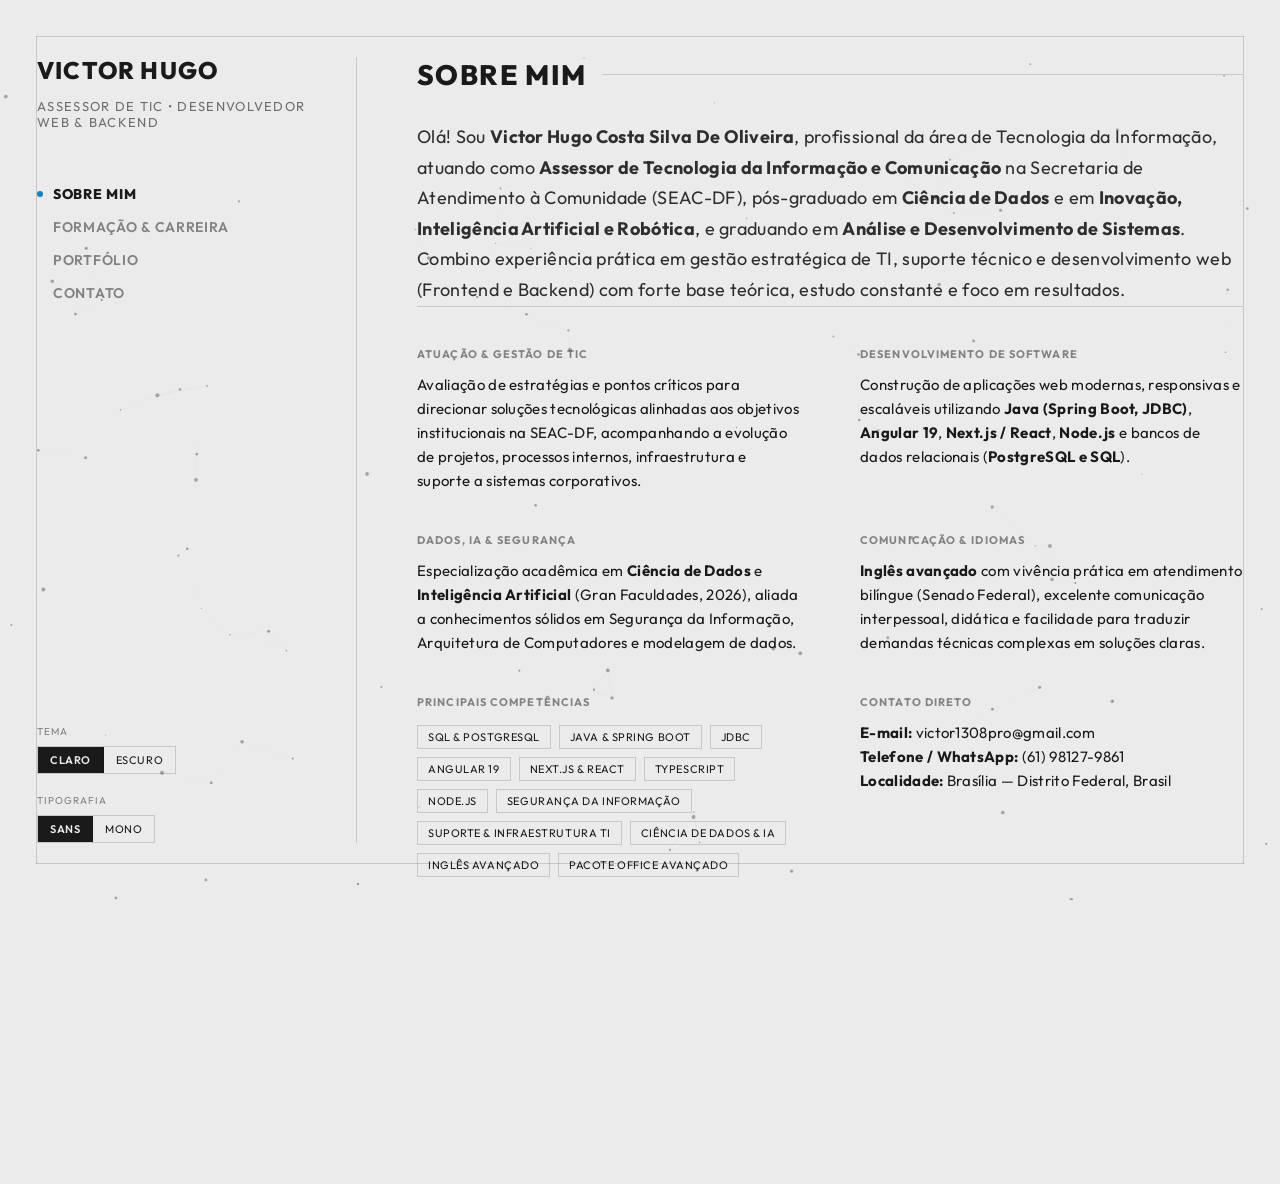
<file: index.html>
<!DOCTYPE html>
<html lang="pt-BR" class="theme-light font-sans">
<head>
  <meta charset="UTF-8">
  <meta name="viewport" content="width=device-width, initial-scale=1.0">
  <title>Victor Hugo Oliveira — Portfólio Profissional & Acadêmico</title>
  <meta name="description" content="Portfólio profissional e acadêmico de Victor Hugo Costa Silva De Oliveira. Assessor de Tecnologia da Informação e Comunicação, Pós-graduado em Ciência de Dados e IA, e Desenvolvedor Web & Backend.">
  <link rel="icon" type="image/svg+xml" href="data:image/svg+xml,%3Csvg xmlns='http://www.w3.org/2000/svg' viewBox='0 0 100 100'%3E%3Crect width='100' height='100' rx='20' fill='%23151515'/%3E%3Ctext x='50' y='68' font-family='Arial,Helvetica,sans-serif' font-size='50' font-weight='800' fill='white' text-anchor='middle'%3EVH%3C/text%3E%3C/svg%3E">
  <meta property="og:type" content="website">
  <meta property="og:locale" content="pt_BR">
  <meta property="og:title" content="Victor Hugo Oliveira — Portfólio Profissional & Acadêmico">
  <meta property="og:description" content="Portfólio profissional e acadêmico de Victor Hugo Costa Silva De Oliveira. Assessor de Tecnologia da Informação e Comunicação, Pós-graduado em Ciência de Dados e IA, e Desenvolvedor Web & Backend.">
  <meta property="og:url" content="https://victor1308code.github.io/portifolio-victor-oliveira/">
  <meta name="twitter:card" content="summary">
  <link rel="preconnect" href="https://fonts.googleapis.com">
  <link rel="preconnect" href="https://fonts.gstatic.com" crossorigin>
  <link href="https://fonts.googleapis.com/css2?family=Outfit:wght@200;400;600;800&family=Space+Mono:ital,wght@0,400;0,700;1,400;1,700&display=swap" rel="stylesheet">
  <link rel="stylesheet" href="css/style.css">
</head>
<body class="theme-light font-sans" data-page="sobre">

  <!-- Fundo animado em Canvas, decorativo (aria-hidden), controlado por js/app.js -->
  <canvas id="canvas-bg" aria-hidden="true"></canvas>

  <!-- Moldura fina de 1px ao redor da página, puramente visual -->
  <div class="site-frame">
    <div class="frame-line frame-top"></div>
    <div class="frame-line frame-right"></div>
    <div class="frame-line frame-bottom"></div>
    <div class="frame-line frame-left"></div>
  </div>

  <div class="app-container">
    <!-- Header/menu injetado pelo js/partials.js, compartilhado entre as 4 páginas -->
    <div id="site-header-placeholder"></div>
    <script src="js/partials.js"></script>

    <main class="main-content">
      <section id="sobre">
        <h2 class="section-title">Sobre Mim</h2>

        <div class="intro-text">
          <p>
            Olá! Sou <strong>Victor Hugo Costa Silva De Oliveira</strong>, profissional da área de Tecnologia da Informação,
            atuando como <strong>Assessor de Tecnologia da Informação e Comunicação</strong> na Secretaria de Atendimento à Comunidade (SEAC-DF),
            pós-graduado em <strong>Ciência de Dados</strong> e em <strong>Inovação, Inteligência Artificial e Robótica</strong>, e graduando em
            <strong>Análise e Desenvolvimento de Sistemas</strong>. Combino experiência prática em gestão estratégica de TI, suporte técnico e
            desenvolvimento web (Frontend e Backend) com forte base teórica, estudo constante e foco em resultados.
          </p>
        </div>

        <div class="info-grid">
          <div class="info-block">
            <h3 class="info-label">Atuação &amp; Gestão de TIC</h3>
            <p class="info-value">
              Avaliação de estratégias e pontos críticos para direcionar soluções tecnológicas alinhadas aos objetivos institucionais na SEAC-DF,
              acompanhando a evolução de projetos, processos internos, infraestrutura e suporte a sistemas corporativos.
            </p>
          </div>

          <div class="info-block">
            <h3 class="info-label">Desenvolvimento de Software</h3>
            <p class="info-value">
              Construção de aplicações web modernas, responsivas e escaláveis utilizando <strong>Java (Spring Boot, JDBC)</strong>,
              <strong>Angular 19</strong>, <strong>Next.js / React</strong>, <strong>Node.js</strong> e bancos de dados relacionais (<strong>PostgreSQL e SQL</strong>).
            </p>
          </div>

          <div class="info-block">
            <h3 class="info-label">Dados, IA &amp; Segurança</h3>
            <p class="info-value">
              Especialização acadêmica em <strong>Ciência de Dados</strong> e <strong>Inteligência Artificial</strong> (Gran Faculdades, 2026),
              aliada a conhecimentos sólidos em Segurança da Informação, Arquitetura de Computadores e modelagem de dados.
            </p>
          </div>

          <div class="info-block">
            <h3 class="info-label">Comunicação &amp; Idiomas</h3>
            <p class="info-value">
              <strong>Inglês avançado</strong> com vivência prática em atendimento bilíngue (Senado Federal), excelente comunicação interpessoal,
              didática e facilidade para traduzir demandas técnicas complexas em soluções claras.
            </p>
          </div>

          <div class="info-block">
            <h3 class="info-label">Principais Competências</h3>
            <div class="tag-container" style="margin-top: 4px;">
              <span class="tag-pill">SQL &amp; PostgreSQL</span>
              <span class="tag-pill">Java &amp; Spring Boot</span>
              <span class="tag-pill">JDBC</span>
              <span class="tag-pill">Angular 19</span>
              <span class="tag-pill">Next.js &amp; React</span>
              <span class="tag-pill">TypeScript</span>
              <span class="tag-pill">Node.js</span>
              <span class="tag-pill">Segurança da Informação</span>
              <span class="tag-pill">Suporte &amp; Infraestrutura TI</span>
              <span class="tag-pill">Ciência de Dados &amp; IA</span>
              <span class="tag-pill">Inglês Avançado</span>
              <span class="tag-pill">Pacote Office Avançado</span>
            </div>
          </div>

          <div class="info-block">
            <h3 class="info-label">Contato Direto</h3>
            <p class="info-value">
              <strong>E-mail:</strong> <a href="mailto:victor1308pro@gmail.com">victor1308pro@gmail.com</a><br>
              <strong>Telefone / WhatsApp:</strong> <a href="https://wa.me/5561981279861" target="_blank" rel="noopener">(61) 98127-9861</a><br>
              <strong>Localidade:</strong> Brasília — Distrito Federal, Brasil
            </p>
          </div>
        </div>

        <div class="action-buttons-row">
          <a href="portfolio.html" class="btn-action">Ver Projetos</a>
          <a href="formacao.html" class="btn-action">Trajetória &amp; Formação</a>
          <a href="https://github.com/victor1308code" target="_blank" rel="noopener" class="btn-action">GitHub</a>
          <a href="https://linkedin.com/in/victoroliveira1308" target="_blank" rel="noopener" class="btn-action">LinkedIn</a>
        </div>
      </section>

      <footer class="site-footer">
        <p>&copy; 2026 Victor Hugo Costa Silva De Oliveira. Todos os direitos reservados.</p>
      </footer>
    </main>
  </div>

  <script src="js/app.js"></script>
</body>
</html>
</file>
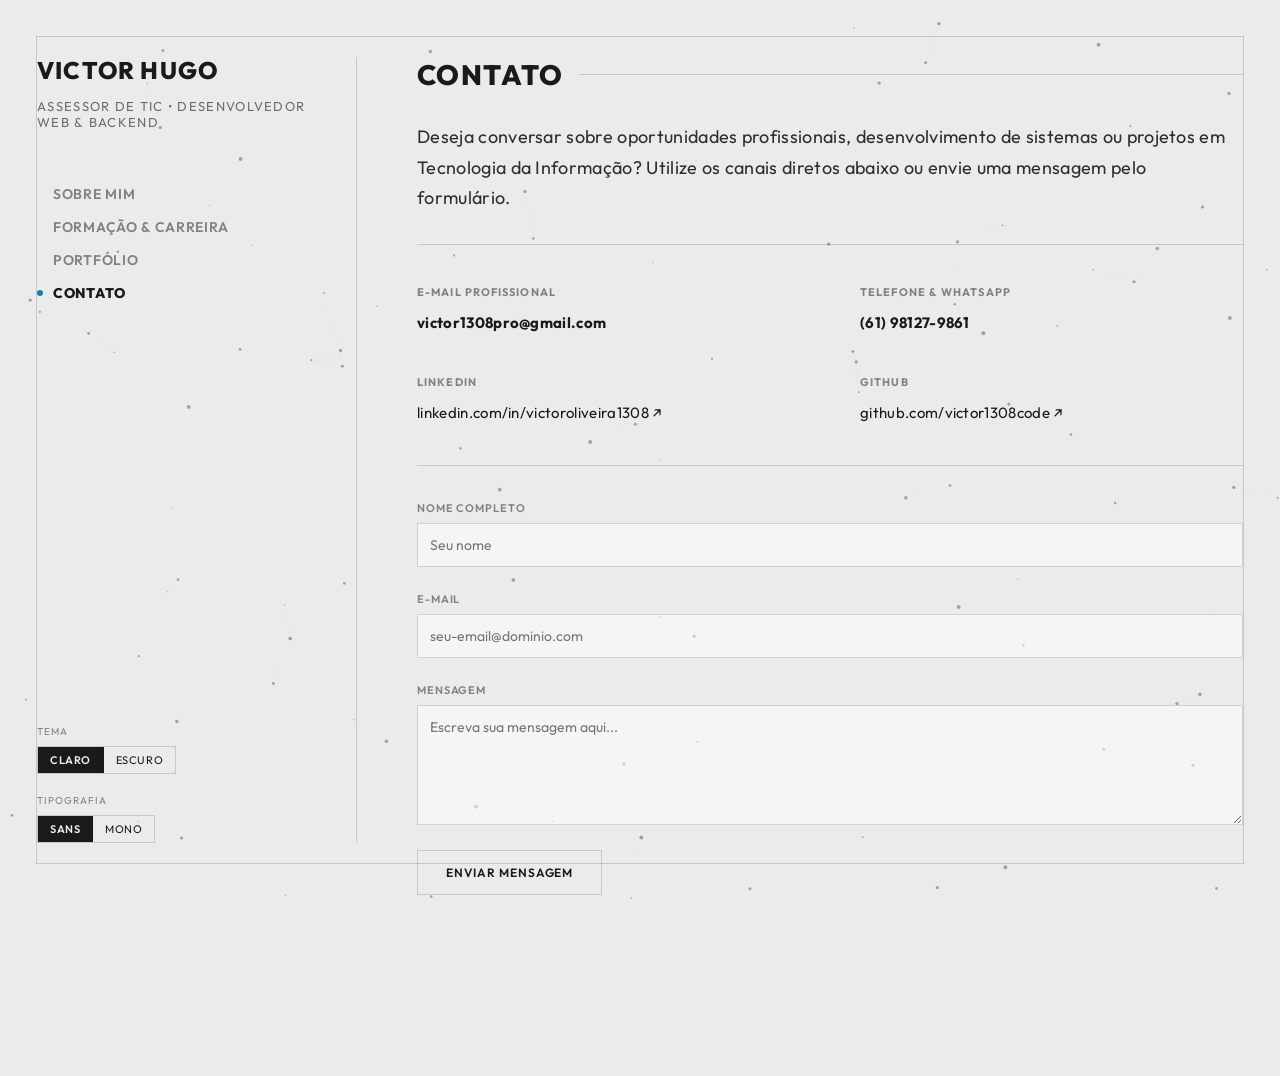
<file: contato.html>
<!DOCTYPE html>
<html lang="pt-BR" class="theme-light font-sans">
<head>
  <meta charset="UTF-8">
  <meta name="viewport" content="width=device-width, initial-scale=1.0">
  <title>Contato — Victor Hugo Oliveira</title>
  <meta name="description" content="Entre em contato com Victor Hugo Costa Silva De Oliveira por e-mail, WhatsApp, LinkedIn ou pelo formulário online.">
  <link rel="icon" type="image/svg+xml" href="data:image/svg+xml,%3Csvg xmlns='http://www.w3.org/2000/svg' viewBox='0 0 100 100'%3E%3Crect width='100' height='100' rx='20' fill='%23151515'/%3E%3Ctext x='50' y='68' font-family='Arial,Helvetica,sans-serif' font-size='50' font-weight='800' fill='white' text-anchor='middle'%3EVH%3C/text%3E%3C/svg%3E">
  <meta property="og:type" content="website">
  <meta property="og:locale" content="pt_BR">
  <meta property="og:title" content="Contato — Victor Hugo Oliveira">
  <meta property="og:description" content="Entre em contato com Victor Hugo Costa Silva De Oliveira por e-mail, WhatsApp, LinkedIn ou pelo formulário online.">
  <meta property="og:url" content="https://victor1308code.github.io/portifolio-victor-oliveira/contato.html">
  <meta name="twitter:card" content="summary">
  <link rel="preconnect" href="https://fonts.googleapis.com">
  <link rel="preconnect" href="https://fonts.gstatic.com" crossorigin>
  <link href="https://fonts.googleapis.com/css2?family=Outfit:wght@200;400;600;800&family=Space+Mono:ital,wght@0,400;0,700;1,400;1,700&display=swap" rel="stylesheet">
  <link rel="stylesheet" href="css/style.css">
</head>
<body class="theme-light font-sans" data-page="contato">

  <!-- Fundo animado em Canvas, decorativo (aria-hidden), controlado por js/app.js -->
  <canvas id="canvas-bg" aria-hidden="true"></canvas>

  <!-- Moldura fina de 1px ao redor da página, puramente visual -->
  <div class="site-frame">
    <div class="frame-line frame-top"></div>
    <div class="frame-line frame-right"></div>
    <div class="frame-line frame-bottom"></div>
    <div class="frame-line frame-left"></div>
  </div>

  <div class="app-container">
    <!-- Header/menu injetado pelo js/partials.js, compartilhado entre as 4 páginas -->
    <div id="site-header-placeholder"></div>
    <script src="js/partials.js"></script>

    <main class="main-content">
      <section id="contato">
        <h2 class="section-title">Contato</h2>

        <div class="intro-text" style="margin-bottom: 30px;">
          <p>
            Deseja conversar sobre oportunidades profissionais, desenvolvimento de sistemas ou projetos em Tecnologia da Informação?
            Utilize os canais diretos abaixo ou envie uma mensagem pelo formulário.
          </p>
        </div>

        <div class="info-grid" style="margin-bottom: 35px;">
          <div class="info-block">
            <h3 class="info-label">E-mail Profissional</h3>
            <p class="info-value">
              <a href="mailto:victor1308pro@gmail.com"><strong>victor1308pro@gmail.com</strong></a>
            </p>
          </div>

          <div class="info-block">
            <h3 class="info-label">Telefone &amp; WhatsApp</h3>
            <p class="info-value">
              <a href="https://wa.me/5561981279861" target="_blank" rel="noopener"><strong>(61) 98127-9861</strong></a>
            </p>
          </div>

          <div class="info-block">
            <h3 class="info-label">LinkedIn</h3>
            <p class="info-value">
              <a href="https://linkedin.com/in/victoroliveira1308" target="_blank" rel="noopener">linkedin.com/in/victoroliveira1308 &nearr;</a>
            </p>
          </div>

          <div class="info-block">
            <h3 class="info-label">GitHub</h3>
            <p class="info-value">
              <a href="https://github.com/victor1308code" target="_blank" rel="noopener">github.com/victor1308code &nearr;</a>
            </p>
          </div>
        </div>

        <!-- novalidate: a validação (nome, e-mail e mensagem) é feita manualmente em js/contato.js -->
        <form id="contact-form" class="contact-form" novalidate style="border-top: none; padding-top: 0;">
          <div class="form-group">
            <label for="name" class="form-label">Nome Completo</label>
            <input type="text" id="name" name="name" class="form-control" placeholder="Seu nome" aria-describedby="name-error">
            <span id="name-error" class="error-message" role="alert">Erro</span>
          </div>

          <div class="form-group">
            <label for="email" class="form-label">E-mail</label>
            <input type="email" id="email" name="email" class="form-control" placeholder="seu-email@dominio.com" aria-describedby="email-error">
            <span id="email-error" class="error-message" role="alert">Erro</span>
          </div>

          <div class="form-group">
            <label for="message" class="form-label">Mensagem</label>
            <textarea id="message" name="message" class="form-control form-textarea" placeholder="Escreva sua mensagem aqui..." aria-describedby="message-error"></textarea>
            <span id="message-error" class="error-message" role="alert">Erro</span>
          </div>

          <button type="submit" class="btn-submit">Enviar Mensagem</button>
        </form>
      </section>

      <footer class="site-footer">
        <p>&copy; 2026 Victor Hugo Costa Silva De Oliveira. Todos os direitos reservados.</p>
      </footer>
    </main>
  </div>

  <!-- Modal de confirmação: fica oculto (opacity/pointer-events) até js/contato.js adicionar a classe is-visible -->
  <div id="success-modal" class="modal-overlay">
    <div class="modal-card">
      <svg class="modal-icon" viewBox="0 0 100 100" fill="none" stroke="currentColor" stroke-width="2.5" aria-hidden="true">
        <circle cx="50" cy="50" r="40" stroke-opacity="0.2"/>
        <path d="M30 50 L45 65 L70 35" stroke-linecap="round" stroke-linejoin="round"/>
      </svg>
      <h3 class="modal-title">Mensagem Preparada</h3>
      <p class="modal-text">
        Sua mensagem foi validada com sucesso! Caso seu cliente de e-mail não tenha aberto automaticamente, você também pode enviar diretamente para <strong>victor1308pro@gmail.com</strong>.
      </p>
      <button id="modal-close-btn" class="modal-close-btn">Fechar</button>
    </div>
  </div>

  <script src="js/app.js"></script>
  <script src="js/contato.js"></script>
</body>
</html>
</file>
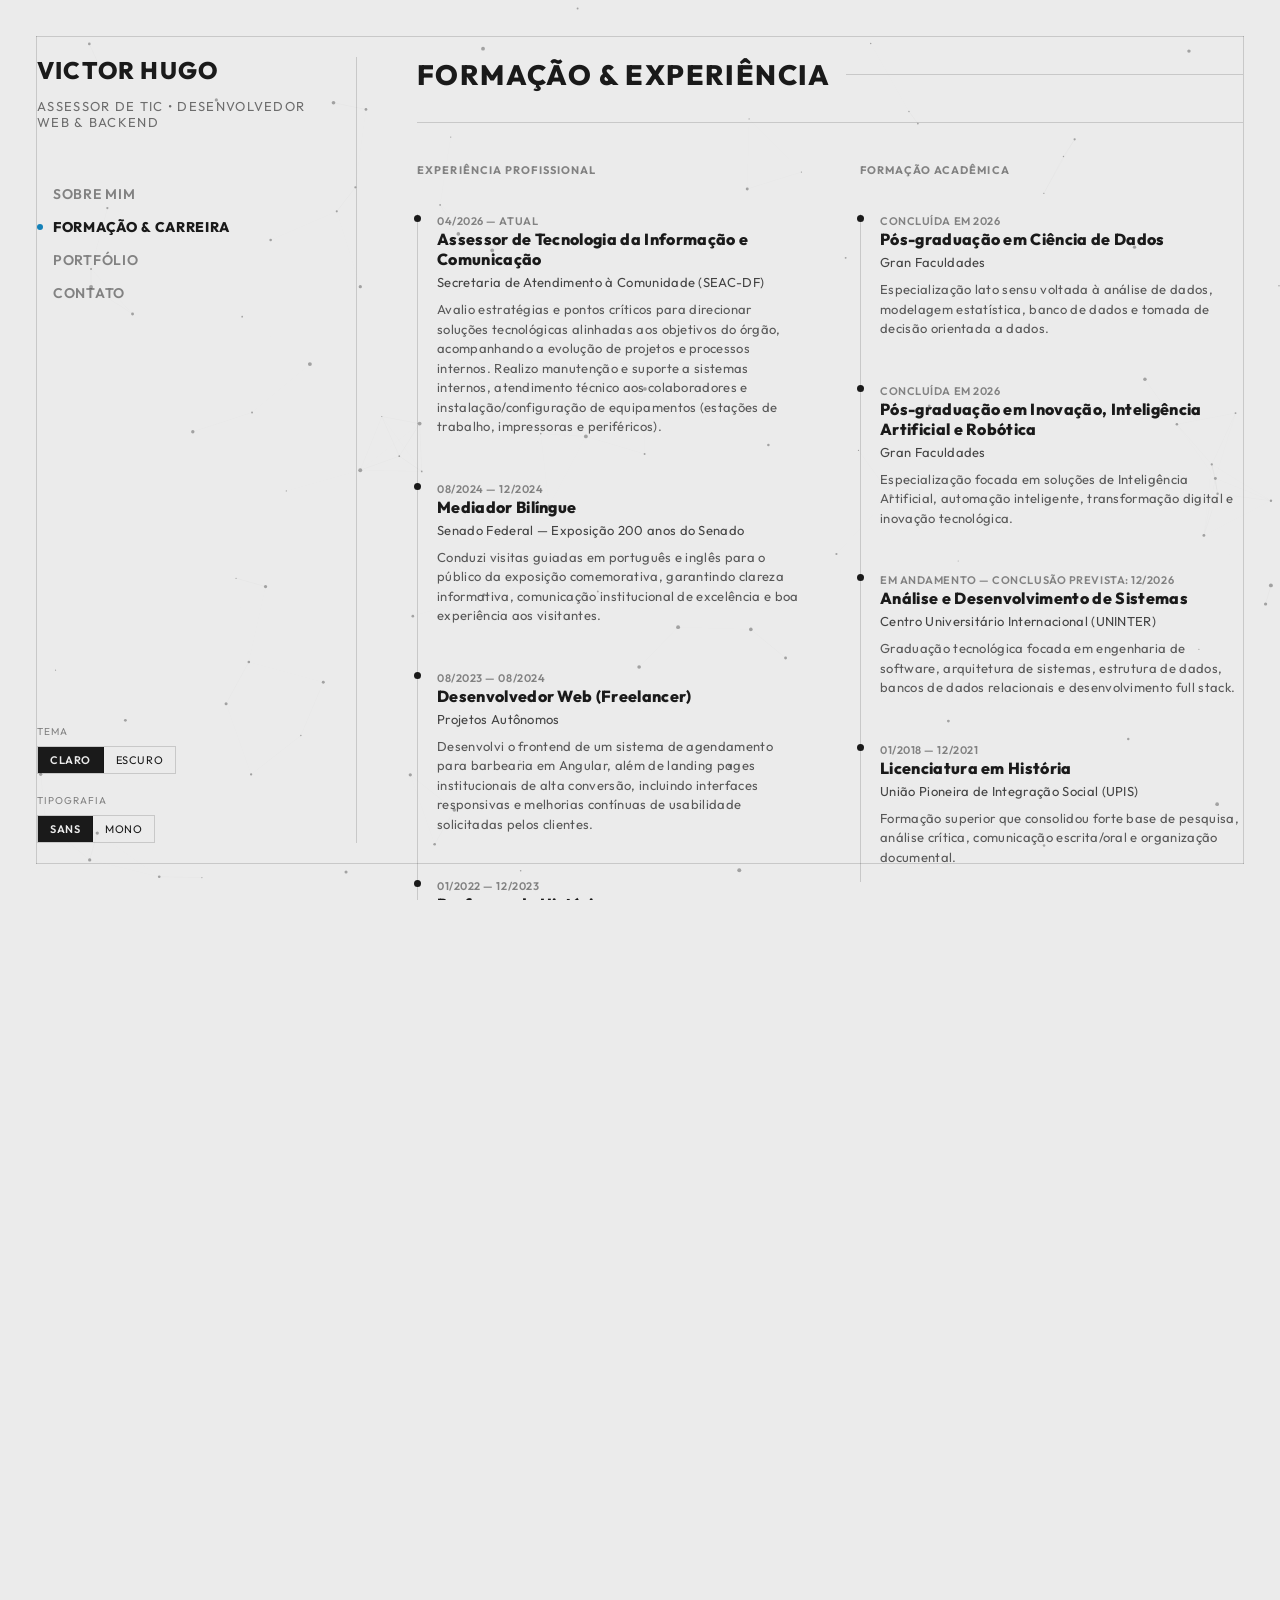
<file: formacao.html>
<!DOCTYPE html>
<html lang="pt-BR" class="theme-light font-sans">
<head>
  <meta charset="UTF-8">
  <meta name="viewport" content="width=device-width, initial-scale=1.0">
  <title>Formação & Carreira — Victor Hugo Oliveira</title>
  <meta name="description" content="Histórico acadêmico, pós-graduações, experiências profissionais, certificações e idiomas de Victor Hugo Costa Silva De Oliveira.">
  <link rel="icon" type="image/svg+xml" href="data:image/svg+xml,%3Csvg xmlns='http://www.w3.org/2000/svg' viewBox='0 0 100 100'%3E%3Crect width='100' height='100' rx='20' fill='%23151515'/%3E%3Ctext x='50' y='68' font-family='Arial,Helvetica,sans-serif' font-size='50' font-weight='800' fill='white' text-anchor='middle'%3EVH%3C/text%3E%3C/svg%3E">
  <meta property="og:type" content="website">
  <meta property="og:locale" content="pt_BR">
  <meta property="og:title" content="Formação & Carreira — Victor Hugo Oliveira">
  <meta property="og:description" content="Histórico acadêmico, pós-graduações, experiências profissionais, certificações e idiomas de Victor Hugo Costa Silva De Oliveira.">
  <meta property="og:url" content="https://victor1308code.github.io/portifolio-victor-oliveira/formacao.html">
  <meta name="twitter:card" content="summary">
  <link rel="preconnect" href="https://fonts.googleapis.com">
  <link rel="preconnect" href="https://fonts.gstatic.com" crossorigin>
  <link href="https://fonts.googleapis.com/css2?family=Outfit:wght@200;400;600;800&family=Space+Mono:ital,wght@0,400;0,700;1,400;1,700&display=swap" rel="stylesheet">
  <link rel="stylesheet" href="css/style.css">
</head>
<body class="theme-light font-sans" data-page="formacao">

  <!-- Fundo animado em Canvas, decorativo (aria-hidden), controlado por js/app.js -->
  <canvas id="canvas-bg" aria-hidden="true"></canvas>

  <!-- Moldura fina de 1px ao redor da página, puramente visual -->
  <div class="site-frame">
    <div class="frame-line frame-top"></div>
    <div class="frame-line frame-right"></div>
    <div class="frame-line frame-bottom"></div>
    <div class="frame-line frame-left"></div>
  </div>

  <div class="app-container">
    <!-- Header/menu injetado pelo js/partials.js, compartilhado entre as 4 páginas -->
    <div id="site-header-placeholder"></div>
    <script src="js/partials.js"></script>

    <main class="main-content">
      <section id="formacao">
        <h2 class="section-title">Formação &amp; Experiência</h2>

        <div class="info-grid">
          <!-- Coluna esquerda: experiência profissional em ordem cronológica decrescente -->
          <div class="info-block">
            <h3 class="info-label" style="margin-bottom: 20px;">Experiência Profissional</h3>

            <div class="timeline">
              <div class="timeline-item">
                <span class="timeline-marker"></span>
                <span class="timeline-date">04/2026 &mdash; Atual</span>
                <h4 class="timeline-title">Assessor de Tecnologia da Informação e Comunicação</h4>
                <p class="timeline-institution">Secretaria de Atendimento à Comunidade (SEAC-DF)</p>
                <p class="timeline-desc">
                  Avalio estratégias e pontos críticos para direcionar soluções tecnológicas alinhadas aos objetivos do órgão,
                  acompanhando a evolução de projetos e processos internos. Realizo manutenção e suporte a sistemas internos,
                  atendimento técnico aos colaboradores e instalação/configuração de equipamentos (estações de trabalho, impressoras e periféricos).
                </p>
              </div>

              <div class="timeline-item">
                <span class="timeline-marker"></span>
                <span class="timeline-date">08/2024 &mdash; 12/2024</span>
                <h4 class="timeline-title">Mediador Bilíngue</h4>
                <p class="timeline-institution">Senado Federal &mdash; Exposição 200 anos do Senado</p>
                <p class="timeline-desc">
                  Conduzi visitas guiadas em português e inglês para o público da exposição comemorativa,
                  garantindo clareza informativa, comunicação institucional de excelência e boa experiência aos visitantes.
                </p>
              </div>

              <div class="timeline-item">
                <span class="timeline-marker"></span>
                <span class="timeline-date">08/2023 &mdash; 08/2024</span>
                <h4 class="timeline-title">Desenvolvedor Web (Freelancer)</h4>
                <p class="timeline-institution">Projetos Autônomos</p>
                <p class="timeline-desc">
                  Desenvolvi o frontend de um sistema de agendamento para barbearia em Angular, além de landing pages institucionais
                  de alta conversão, incluindo interfaces responsivas e melhorias contínuas de usabilidade solicitadas pelos clientes.
                </p>
              </div>

              <div class="timeline-item">
                <span class="timeline-marker"></span>
                <span class="timeline-date">01/2022 &mdash; 12/2023</span>
                <h4 class="timeline-title">Professor de História</h4>
                <p class="timeline-institution">Secretaria de Estado de Educação do Distrito Federal (SEEDF)</p>
                <p class="timeline-desc">
                  Planejei e ministrei aulas dinâmicas com recursos gamificados e debates para aumentar o engajamento e o pensamento crítico.
                  Elaborei materiais didáticos estruturados e planos de recuperação orientados a resultados.
                </p>
              </div>

              <div class="timeline-item">
                <span class="timeline-marker"></span>
                <span class="timeline-date">09/2019 &mdash; 09/2021</span>
                <h4 class="timeline-title">Estagiário Administrativo</h4>
                <p class="timeline-institution">Conselho Federal de Contabilidade (CFC)</p>
                <p class="timeline-desc">
                  Prestei suporte administrativo e técnico, organizando e digitalizando documentos e mantendo o acervo e arquivo histórico da instituição.
                </p>
              </div>

              <div class="timeline-item">
                <span class="timeline-marker"></span>
                <span class="timeline-date">09/2015 &mdash; 09/2017</span>
                <h4 class="timeline-title">Estagiário Administrativo e de Informática</h4>
                <p class="timeline-institution">Tribunal de Justiça do Distrito Federal e Territórios (TJDFT)</p>
                <p class="timeline-desc">
                  Atuei nas áreas administrativa e de informática, dando suporte à manutenção e preservação de documentos, sistemas e processos, além de atendimento ao público.
                </p>
              </div>
            </div>
          </div>

          <!-- Coluna direita: formação acadêmica, certificações e idiomas -->
          <div class="info-block">
            <h3 class="info-label" style="margin-bottom: 20px;">Formação Acadêmica</h3>

            <div class="timeline" style="margin-bottom: 35px;">
              <div class="timeline-item">
                <span class="timeline-marker"></span>
                <span class="timeline-date">Concluída em 2026</span>
                <h4 class="timeline-title">Pós-graduação em Ciência de Dados</h4>
                <p class="timeline-institution">Gran Faculdades</p>
                <p class="timeline-desc">
                  Especialização lato sensu voltada à análise de dados, modelagem estatística, banco de dados e tomada de decisão orientada a dados.
                </p>
              </div>

              <div class="timeline-item">
                <span class="timeline-marker"></span>
                <span class="timeline-date">Concluída em 2026</span>
                <h4 class="timeline-title">Pós-graduação em Inovação, Inteligência Artificial e Robótica</h4>
                <p class="timeline-institution">Gran Faculdades</p>
                <p class="timeline-desc">
                  Especialização focada em soluções de Inteligência Artificial, automação inteligente, transformação digital e inovação tecnológica.
                </p>
              </div>

              <div class="timeline-item">
                <span class="timeline-marker"></span>
                <span class="timeline-date">Em andamento &mdash; Conclusão prevista: 12/2026</span>
                <h4 class="timeline-title">Análise e Desenvolvimento de Sistemas</h4>
                <p class="timeline-institution">Centro Universitário Internacional (UNINTER)</p>
                <p class="timeline-desc">
                  Graduação tecnológica focada em engenharia de software, arquitetura de sistemas, estrutura de dados, bancos de dados relacionais e desenvolvimento full stack.
                </p>
              </div>

              <div class="timeline-item">
                <span class="timeline-marker"></span>
                <span class="timeline-date">01/2018 &mdash; 12/2021</span>
                <h4 class="timeline-title">Licenciatura em História</h4>
                <p class="timeline-institution">União Pioneira de Integração Social (UPIS)</p>
                <p class="timeline-desc">
                  Formação superior que consolidou forte base de pesquisa, análise crítica, comunicação escrita/oral e organização documental.
                </p>
              </div>
            </div>

            <h3 class="info-label" style="margin-bottom: 20px;">Certificações &amp; Qualificações</h3>
            <ul class="course-list" style="margin-bottom: 35px;">
              <li class="course-item">
                <div class="course-info">
                  <span class="course-title">SQL com PostgreSQL</span>
                  <span class="course-platform">Alura</span>
                </div>
                <span class="course-hours">Banco de Dados</span>
              </li>
              <li class="course-item">
                <div class="course-info">
                  <span class="course-title">Angular 19</span>
                  <span class="course-platform">Alura</span>
                </div>
                <span class="course-hours">Frontend</span>
              </li>
              <li class="course-item">
                <div class="course-info">
                  <span class="course-title">Java e JDBC: trabalhando com um banco de dados</span>
                  <span class="course-platform">Alura</span>
                </div>
                <span class="course-hours">Backend</span>
              </li>
              <li class="course-item">
                <div class="course-info">
                  <span class="course-title">Java: aplicando a Orientação a Objetos</span>
                  <span class="course-platform">Alura</span>
                </div>
                <span class="course-hours">Backend</span>
              </li>
              <li class="course-item">
                <div class="course-info">
                  <span class="course-title">Arquitetura de computadores: por trás de como seu programa funciona</span>
                  <span class="course-platform">Alura</span>
                </div>
                <span class="course-hours">Fundamentos TI</span>
              </li>
              <li class="course-item">
                <div class="course-info">
                  <span class="course-title">The Complete Web Development Bootcamp</span>
                  <span class="course-platform">Udemy</span>
                </div>
                <span class="course-hours">Full Stack</span>
              </li>
              <li class="course-item">
                <div class="course-info">
                  <span class="course-title">Segurança em Tecnologia da Informação</span>
                  <span class="course-platform">Fundação Bradesco</span>
                </div>
                <span class="course-hours">Segurança</span>
              </li>
              <li class="course-item">
                <div class="course-info">
                  <span class="course-title">Pacote Office Avançado &amp; Comunicação Eficaz</span>
                  <span class="course-platform">Fundação Bradesco</span>
                </div>
                <span class="course-hours">Produtividade</span>
              </li>
              <li class="course-item">
                <div class="course-info">
                  <span class="course-title">Inglês Avançado</span>
                  <span class="course-platform">Cooplem Idiomas</span>
                </div>
                <span class="course-hours">Idiomas</span>
              </li>
            </ul>

            <h3 class="info-label" style="margin-bottom: 20px;">Idiomas</h3>
            <div class="tag-container">
              <span class="tag-pill">Português (Nativo)</span>
              <span class="tag-pill">Inglês (Avançado — Cooplem Idiomas / Atuação Bilíngue)</span>
            </div>
          </div>
        </div>
      </section>

      <footer class="site-footer">
        <p>&copy; 2026 Victor Hugo Costa Silva De Oliveira. Todos os direitos reservados.</p>
      </footer>
    </main>
  </div>

  <script src="js/app.js"></script>
</body>
</html>
</file>
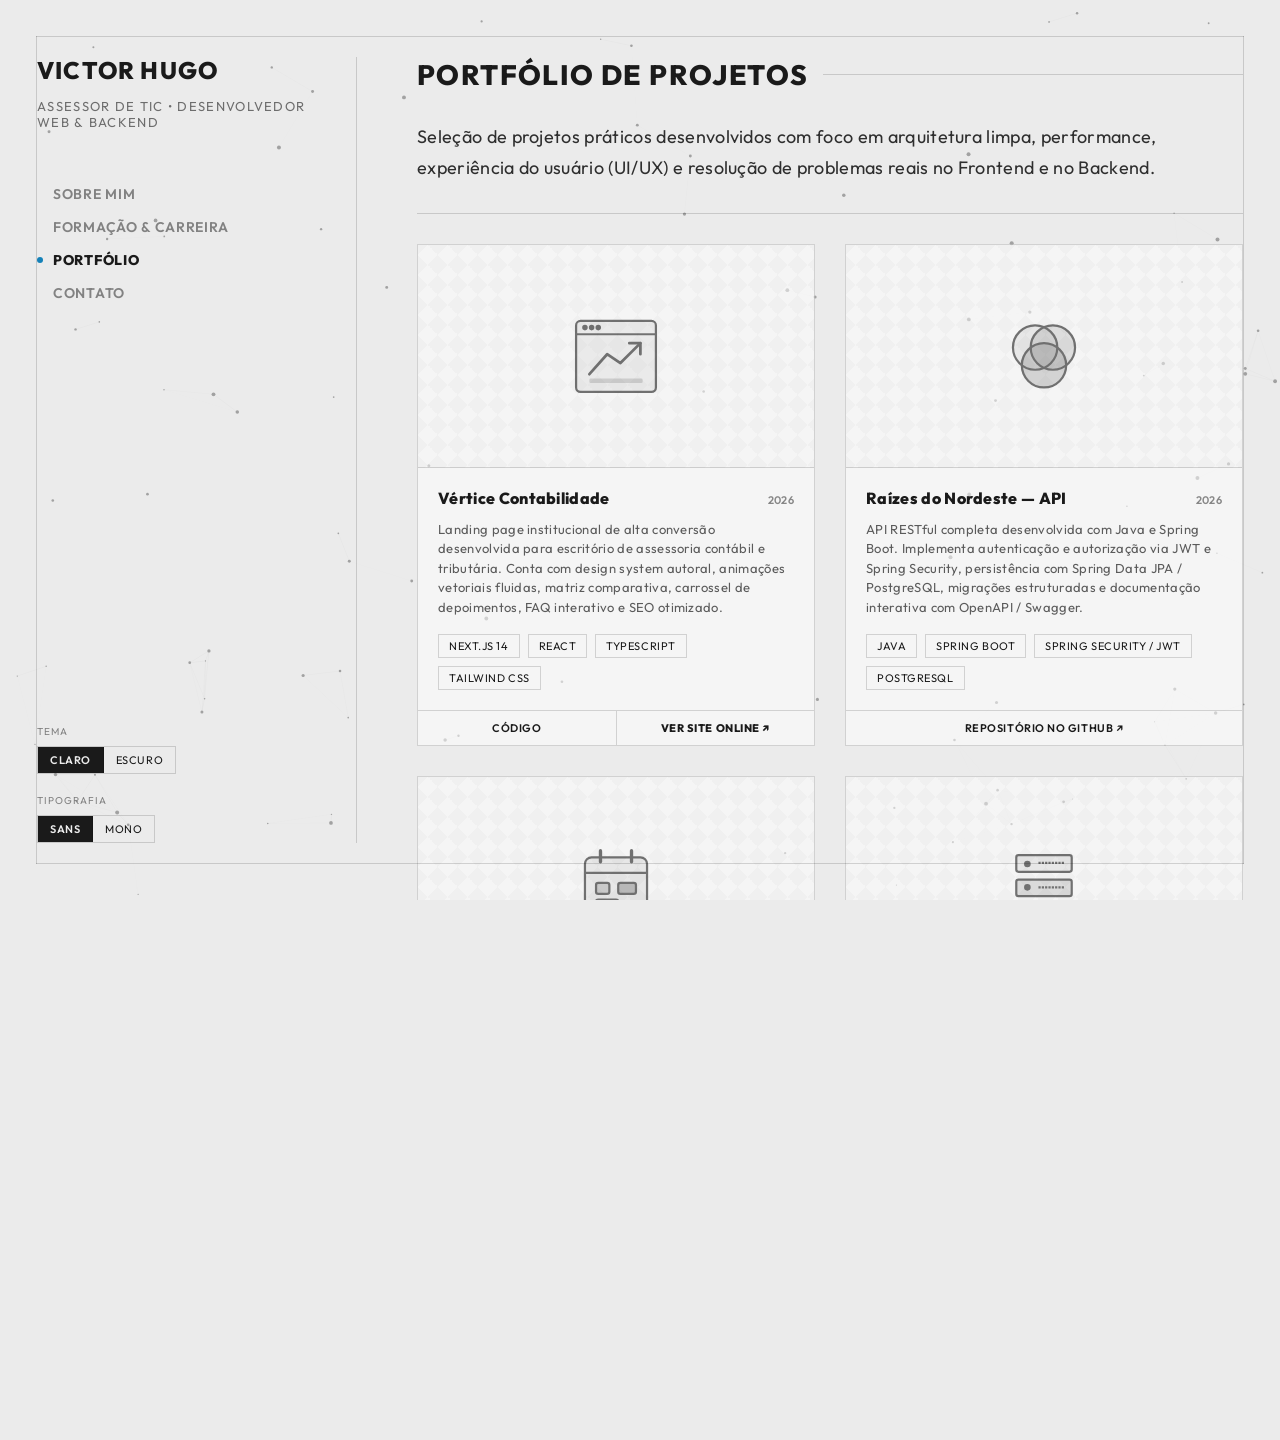
<file: portfolio.html>
<!DOCTYPE html>
<html lang="pt-BR" class="theme-light font-sans">
<head>
  <meta charset="UTF-8">
  <meta name="viewport" content="width=device-width, initial-scale=1.0">
  <title>Portfólio — Victor Hugo Oliveira</title>
  <meta name="description" content="Projetos de desenvolvimento web, landing pages de alta conversão, sistemas corporativos e APIs backend criados por Victor Hugo Costa Silva De Oliveira.">
  <link rel="icon" type="image/svg+xml" href="data:image/svg+xml,%3Csvg xmlns='http://www.w3.org/2000/svg' viewBox='0 0 100 100'%3E%3Crect width='100' height='100' rx='20' fill='%23151515'/%3E%3Ctext x='50' y='68' font-family='Arial,Helvetica,sans-serif' font-size='50' font-weight='800' fill='white' text-anchor='middle'%3EVH%3C/text%3E%3C/svg%3E">
  <meta property="og:type" content="website">
  <meta property="og:locale" content="pt_BR">
  <meta property="og:title" content="Portfólio — Victor Hugo Oliveira">
  <meta property="og:description" content="Projetos de desenvolvimento web, landing pages de alta conversão, sistemas corporativos e APIs backend criados por Victor Hugo Costa Silva De Oliveira.">
  <meta property="og:url" content="https://victor1308code.github.io/portifolio-victor-oliveira/portfolio.html">
  <meta name="twitter:card" content="summary">
  <link rel="preconnect" href="https://fonts.googleapis.com">
  <link rel="preconnect" href="https://fonts.gstatic.com" crossorigin>
  <link href="https://fonts.googleapis.com/css2?family=Outfit:wght@200;400;600;800&family=Space+Mono:ital,wght@0,400;0,700;1,400;1,700&display=swap" rel="stylesheet">
  <link rel="stylesheet" href="css/style.css">
</head>
<body class="theme-light font-sans" data-page="portfolio">

  <!-- Fundo animado em Canvas, decorativo (aria-hidden), controlado por js/app.js -->
  <canvas id="canvas-bg" aria-hidden="true"></canvas>

  <!-- Moldura fina de 1px ao redor da página, puramente visual -->
  <div class="site-frame">
    <div class="frame-line frame-top"></div>
    <div class="frame-line frame-right"></div>
    <div class="frame-line frame-bottom"></div>
    <div class="frame-line frame-left"></div>
  </div>

  <div class="app-container">
    <!-- Header/menu injetado pelo js/partials.js, compartilhado entre as 4 páginas -->
    <div id="site-header-placeholder"></div>
    <script src="js/partials.js"></script>

    <main class="main-content">
      <section id="portfolio">
        <h2 class="section-title">Portfólio de Projetos</h2>

        <div class="intro-text" style="margin-bottom: 30px;">
          <p>
            Seleção de projetos práticos desenvolvidos com foco em arquitetura limpa, performance,
            experiência do usuário (UI/UX) e resolução de problemas reais no Frontend e no Backend.
          </p>
        </div>

        <div class="portfolio-grid">
          <!-- Projeto 1: Vértice Contabilidade (Rebranded from Efycaz) -->
          <article class="portfolio-card">
            <div class="portfolio-preview">
              <svg viewBox="0 0 100 100" fill="none" stroke="currentColor" stroke-width="2" aria-hidden="true">
                <rect x="14" y="18" width="72" height="64" rx="4" fill="currentColor" fill-opacity="0.08"/>
                <line x1="14" y1="30" x2="86" y2="30"/>
                <circle cx="22" cy="24" r="1.5" fill="currentColor"/>
                <circle cx="28" cy="24" r="1.5" fill="currentColor"/>
                <circle cx="34" cy="24" r="1.5" fill="currentColor"/>
                <path d="M26 66 L42 48 L54 56 L72 38" stroke-width="2.5" stroke-linecap="round" stroke-linejoin="round"/>
                <polyline points="62 38 72 38 72 48" stroke-width="2.5" stroke-linecap="round" stroke-linejoin="round"/>
                <rect x="26" y="70" width="48" height="4" rx="1" fill="currentColor" fill-opacity="0.25" stroke="none"/>
              </svg>
            </div>
            <div class="portfolio-info">
              <div class="portfolio-title-wrapper">
                <h3 class="portfolio-title">Vértice Contabilidade</h3>
                <span class="portfolio-year">2026</span>
              </div>
              <p class="portfolio-desc">
                Landing page institucional de alta conversão desenvolvida para escritório de assessoria contábil e tributária.
                Conta com design system autoral, animações vetoriais fluidas, matriz comparativa, carrossel de depoimentos, FAQ interativo e SEO otimizado.
              </p>
              <div class="portfolio-tech tag-container">
                <span class="tag-pill">Next.js 14</span>
                <span class="tag-pill">React</span>
                <span class="tag-pill">TypeScript</span>
                <span class="tag-pill">Tailwind CSS</span>
              </div>
            </div>
            <div class="portfolio-actions">
              <a href="https://github.com/victor1308code/vertice-contabilidade" target="_blank" rel="noopener" class="portfolio-btn">Código</a>
              <a href="https://victor1308code.github.io/vertice-contabilidade/" target="_blank" rel="noopener" class="portfolio-btn portfolio-btn-primary">Ver Site Online &nearr;</a>
            </div>
          </article>

          <!-- Projeto 2: Raízes do Nordeste Backend -->
          <article class="portfolio-card">
            <div class="portfolio-preview">
              <svg viewBox="0 0 100 100" fill="none" stroke="currentColor" stroke-width="2" aria-hidden="true">
                <circle cx="42" cy="42" r="20" fill="currentColor" fill-opacity="0.1"/>
                <circle cx="58" cy="42" r="20" fill="currentColor" fill-opacity="0.18"/>
                <circle cx="50" cy="58" r="20" fill="currentColor" fill-opacity="0.25"/>
              </svg>
            </div>
            <div class="portfolio-info">
              <div class="portfolio-title-wrapper">
                <h3 class="portfolio-title">Raízes do Nordeste — API</h3>
                <span class="portfolio-year">2026</span>
              </div>
              <p class="portfolio-desc">
                API RESTful completa desenvolvida com Java e Spring Boot. Implementa autenticação e autorização via JWT e Spring Security,
                persistência com Spring Data JPA / PostgreSQL, migrações estruturadas e documentação interativa com OpenAPI / Swagger.
              </p>
              <div class="portfolio-tech tag-container">
                <span class="tag-pill">Java</span>
                <span class="tag-pill">Spring Boot</span>
                <span class="tag-pill">Spring Security / JWT</span>
                <span class="tag-pill">PostgreSQL</span>
              </div>
            </div>
            <div class="portfolio-actions">
              <a href="https://github.com/victor1308code/raizes-do-nordeste-backend" target="_blank" rel="noopener" class="portfolio-btn">Repositório no GitHub &nearr;</a>
            </div>
          </article>

          <!-- Projeto 3: Sistema de Agendamento para Barbearia -->
          <article class="portfolio-card">
            <div class="portfolio-preview">
              <svg viewBox="0 0 100 100" fill="none" stroke="currentColor" stroke-width="2" aria-hidden="true">
                <rect x="22" y="22" width="56" height="56" rx="6" fill="currentColor" fill-opacity="0.1"/>
                <line x1="22" y1="36" x2="78" y2="36"/>
                <line x1="36" y1="16" x2="36" y2="26" stroke-width="3" stroke-linecap="round"/>
                <line x1="64" y1="16" x2="64" y2="26" stroke-width="3" stroke-linecap="round"/>
                <rect x="32" y="45" width="12" height="10" rx="2" fill="currentColor" fill-opacity="0.25"/>
                <rect x="52" y="45" width="16" height="10" rx="2" fill="currentColor" fill-opacity="0.4"/>
                <rect x="32" y="60" width="20" height="8" rx="2" fill="currentColor" fill-opacity="0.2"/>
              </svg>
            </div>
            <div class="portfolio-info">
              <div class="portfolio-title-wrapper">
                <h3 class="portfolio-title">Sistema de Agendamento (Barbearia)</h3>
                <span class="portfolio-year">2024</span>
              </div>
              <p class="portfolio-desc">
                Aplicação web responsiva desenvolvida como projeto freelancer para gestão de horários, seleção de serviços e agendamento online de clientes,
                priorizando usabilidade mobile e fluidez no fluxo de reserva.
              </p>
              <div class="portfolio-tech tag-container">
                <span class="tag-pill">Angular</span>
                <span class="tag-pill">TypeScript</span>
                <span class="tag-pill">UI/UX Responsivo</span>
                <span class="tag-pill">Frontend</span>
              </div>
            </div>
            <div class="portfolio-actions">
              <a href="contato.html" class="portfolio-btn">Solicitar Demonstração</a>
            </div>
          </article>

          <!-- Projeto 4: Trabalho Backend — API de Tarefas -->
          <article class="portfolio-card">
            <div class="portfolio-preview">
              <svg viewBox="0 0 100 100" fill="none" stroke="currentColor" stroke-width="2" aria-hidden="true">
                <rect x="25" y="20" width="50" height="15" rx="2" fill="currentColor" fill-opacity="0.1"/>
                <rect x="25" y="42" width="50" height="15" rx="2" fill="currentColor" fill-opacity="0.2"/>
                <rect x="25" y="65" width="50" height="15" rx="2" fill="currentColor" fill-opacity="0.3"/>
                <circle cx="35" cy="28" r="2" fill="currentColor"/>
                <circle cx="35" cy="49" r="2" fill="currentColor"/>
                <circle cx="35" cy="72" r="2" fill="currentColor"/>
                <line x1="45" y1="27" x2="68" y2="27" stroke-dasharray="2 1"/>
                <line x1="45" y1="49" x2="68" y2="49" stroke-dasharray="2 1"/>
                <line x1="45" y1="72" x2="68" y2="72" stroke-dasharray="2 1"/>
              </svg>
            </div>
            <div class="portfolio-info">
              <div class="portfolio-title-wrapper">
                <h3 class="portfolio-title">API de Controle de Tarefas</h3>
                <span class="portfolio-year">2025</span>
              </div>
              <p class="portfolio-desc">
                Implementação de uma API REST para gerenciamento de tarefas desenvolvida em Java, aplicando boas práticas de orientação a objetos,
                arquitetura em camadas e persistência em banco de dados relacional.
              </p>
              <div class="portfolio-tech tag-container">
                <span class="tag-pill">Java</span>
                <span class="tag-pill">Spring / REST</span>
                <span class="tag-pill">JDBC / SQL</span>
              </div>
            </div>
            <div class="portfolio-actions">
              <a href="https://github.com/victor1308code/trabalho-backend" target="_blank" rel="noopener" class="portfolio-btn">Repositório no GitHub &nearr;</a>
            </div>
          </article>
        </div>
      </section>

      <footer class="site-footer">
        <p>&copy; 2026 Victor Hugo Costa Silva De Oliveira. Todos os direitos reservados.</p>
      </footer>
    </main>
  </div>

  <script src="js/app.js"></script>
</body>
</html>
</file>
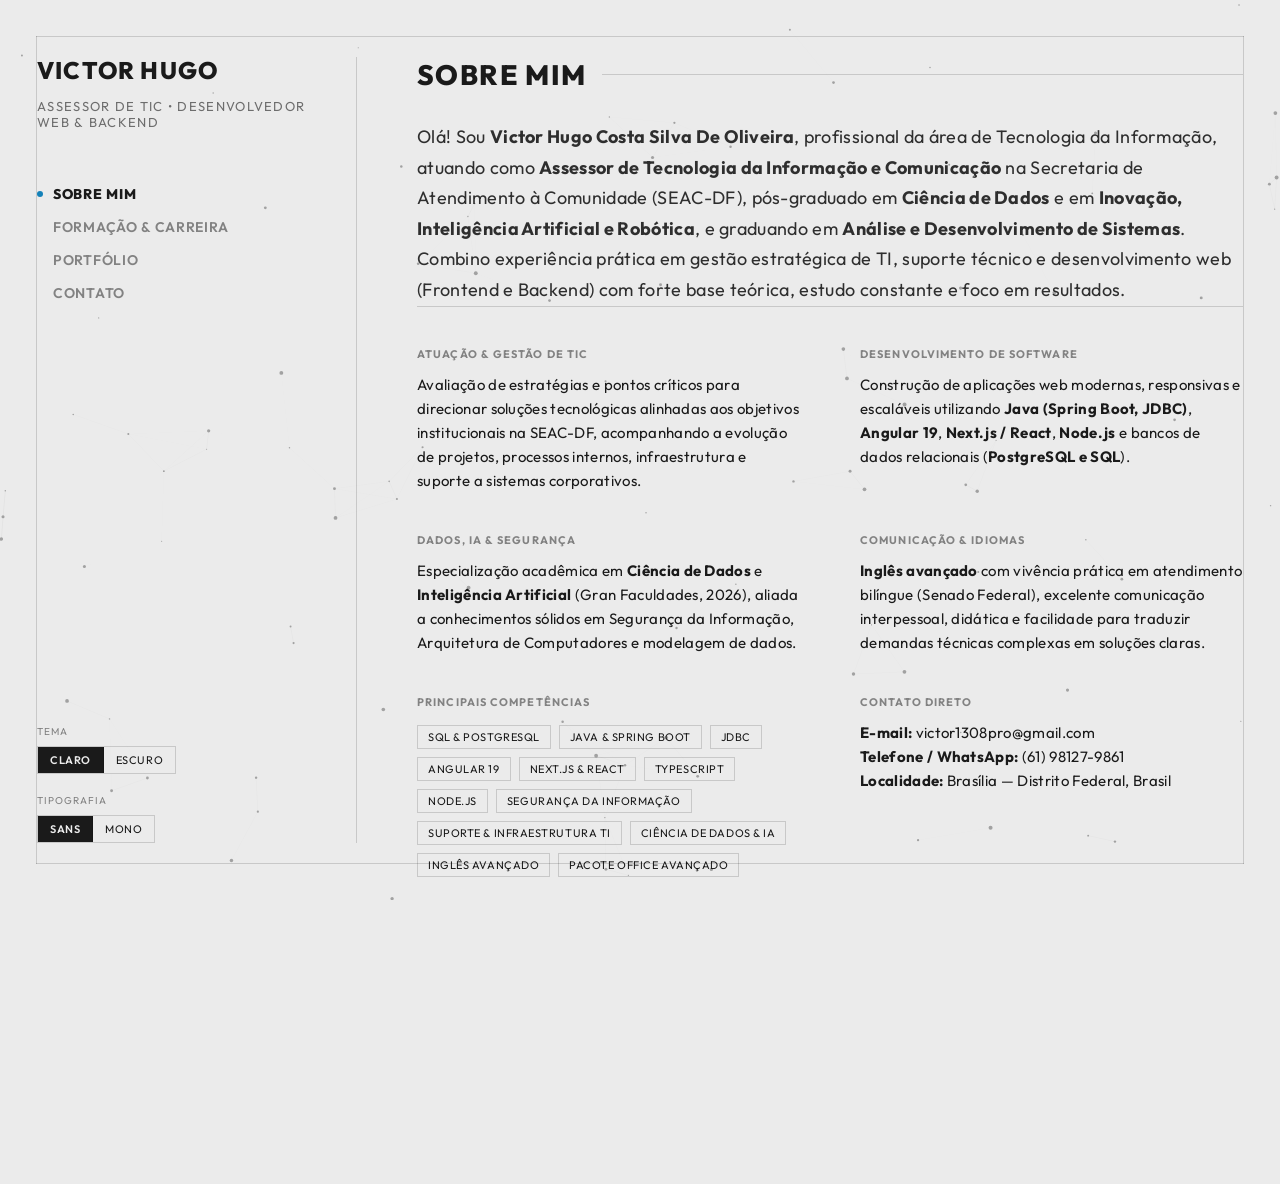
<file: sobre.html>
<!DOCTYPE html>
<html lang="pt-BR">
<head>
    <meta charset="UTF-8">
    <meta http-equiv="refresh" content="0; url=index.html">
    <title>Victor Oliveira - Portfólio</title>
    <script type="text/javascript">
        window.location.href = "index.html";
    </script>
</head>
<body>
    <p>Redirecionando para <a href="index.html">index.html</a>...</p>
</body>
</html>
</file>
<file: css/style.css>
/* Reset e Variáveis */
:root {
  --font-sans: 'Outfit', -apple-system, BlinkMacSystemFont, 'Segoe UI', Roboto, sans-serif;
  --font-mono: 'Space Mono', monospace;
  --pad: max(20px, 4vmin);
  --fs-text: 14px;
  --border-width: 1px;
  --transition-speed: 0.3s;
  --transition-ease: cubic-bezier(0.25, 0.46, 0.45, 0.94);
}

/* Tema Claro */
:root, html.theme-light, body.theme-light {
  --c-bg: hsl(0, 0%, 92%);
  --c-text: hsl(0, 0%, 10%);
  --c-border: rgba(0, 0, 0, 0.15);
  --c-border-active: hsl(0, 0%, 10%);
  --c-accent: hsl(200, 80%, 40%);
  --c-card-bg: rgba(255, 255, 255, 0.5);
  --c-canvas-opacity: 0.35;
}

/* Tema Escuro */
html.theme-dark, body.theme-dark {
  --c-bg: hsl(0, 0%, 6%);
  --c-text: hsl(0, 0%, 94%);
  --c-border: rgba(255, 255, 255, 0.12);
  --c-border-active: hsl(0, 0%, 94%);
  --c-accent: hsl(190, 90%, 50%);
  --c-card-bg: rgba(15, 15, 15, 0.6);
  --c-canvas-opacity: 0.45;
}

/* Fontes Alternativas */
html.font-sans, body.font-sans {
  font-family: var(--font-sans);
  font-weight: 400;
  letter-spacing: 0.02em;
}

html.font-mono, body.font-mono {
  font-family: var(--font-mono);
  font-weight: 400;
  letter-spacing: -0.01em;
}

/* Reset Geral */
*, *::before, *::after {
  box-sizing: border-box;
  margin: 0;
  padding: 0;
}

html {
  height: 100%;
  width: 100%;
  background-color: var(--c-bg);
  color: var(--c-text);
  transition: background-color var(--transition-speed) var(--transition-ease), 
              color var(--transition-speed) var(--transition-ease);
  overflow-x: hidden;
}

body {
  height: 100%;
  width: 100%;
  background-color: transparent;
  color: var(--c-text);
  overflow-x: hidden;
  -webkit-font-smoothing: antialiased;
  -moz-osx-font-smoothing: grayscale;
}

a {
  color: inherit;
  text-decoration: none;
  transition: color var(--transition-speed) var(--transition-ease),
              opacity var(--transition-speed) var(--transition-ease);
}

button, input, textarea {
  font-family: inherit;
  font-size: inherit;
  color: inherit;
  background: none;
  border: none;
}

/* Moldura */
.site-frame {
  position: fixed;
  top: 0;
  left: 0;
  width: 100%;
  height: 100%;
  pointer-events: none;
  z-index: 1000;
}

.frame-line {
  position: absolute;
  background-color: var(--c-border);
  transition: background-color var(--transition-speed) var(--transition-ease);
}

.frame-top    { top: var(--pad); left: var(--pad); right: var(--pad); height: var(--border-width); }
.frame-bottom { bottom: var(--pad); left: var(--pad); right: var(--pad); height: var(--border-width); }
.frame-left   { top: var(--pad); bottom: var(--pad); left: var(--pad); width: var(--border-width); }
.frame-right  { top: var(--pad); bottom: var(--pad); right: var(--pad); width: var(--border-width); }

/* Fundo */
#canvas-bg {
  position: fixed;
  top: 0;
  left: 0;
  width: 100%;
  height: 100%;
  z-index: 1;
  pointer-events: none;
  opacity: var(--c-canvas-opacity);
  transition: opacity var(--transition-speed) var(--transition-ease);
}

/* Layout */
.app-container {
  display: grid;
  grid-template-columns: 320px 1fr;
  min-height: 100vh;
  padding: calc(var(--pad) + var(--border-width));
  position: relative;
  z-index: 10;
}

/* Header */
.site-header {
  position: sticky;
  top: calc(var(--pad) + var(--border-width) + 20px);
  height: calc(100vh - (var(--pad) + var(--border-width)) * 2 - 40px);
  display: flex;
  flex-direction: column;
  justify-content: space-between;
  padding-right: 40px;
  border-right: var(--border-width) solid var(--c-border);
  transition: border-color var(--transition-speed) var(--transition-ease);
}

.header-top {
  display: flex;
  flex-direction: column;
  gap: 15px;
}

.site-title {
  font-size: 24px;
  font-weight: 800;
  text-transform: uppercase;
  letter-spacing: 0.05em;
  line-height: 1.1;
}

.site-subtitle {
  font-size: 13px;
  opacity: 0.6;
  text-transform: uppercase;
  letter-spacing: 0.1em;
}

/* Menu de Navegação */
.nav-menu {
  margin-top: 40px;
}

.nav-list {
  list-style: none;
  display: flex;
  flex-direction: column;
  gap: 15px;
}

.nav-item {
  display: flex;
  align-items: center;
  gap: 10px;
}

.nav-dot {
  width: 6px;
  height: 6px;
  background-color: var(--c-text);
  border-radius: 50%;
  opacity: 0;
  transform: scale(0);
  transition: opacity var(--transition-speed) var(--transition-ease),
              transform var(--transition-speed) var(--transition-ease),
              background-color var(--transition-speed) var(--transition-ease);
}

.nav-link {
  font-size: 14px;
  font-weight: 600;
  text-transform: uppercase;
  letter-spacing: 0.05em;
  opacity: 0.5;
}

.nav-link:hover {
  opacity: 0.8;
}

.nav-item.active .nav-dot {
  opacity: 1;
  transform: scale(1);
  background-color: var(--c-accent);
}

.nav-item.active .nav-link {
  opacity: 1;
  font-weight: 800;
}

/* Customizadores */
.style-controls {
  display: flex;
  flex-direction: column;
  gap: 20px;
  margin-top: auto;
}

.control-group {
  display: flex;
  flex-direction: column;
  gap: 8px;
}

.control-label {
  font-size: 10px;
  text-transform: uppercase;
  letter-spacing: 0.1em;
  opacity: 0.5;
}

.control-buttons {
  display: flex;
  border: var(--border-width) solid var(--c-border);
  width: fit-content;
  transition: border-color var(--transition-speed) var(--transition-ease);
}

.btn-toggle {
  padding: 6px 12px;
  font-size: 11px;
  text-transform: uppercase;
  letter-spacing: 0.05em;
  cursor: pointer;
  transition: background-color var(--transition-speed) var(--transition-ease),
              color var(--transition-speed) var(--transition-ease);
}

.btn-toggle:not(:last-child) {
  border-right: var(--border-width) solid var(--c-border);
}

.btn-toggle.active {
  background-color: var(--c-border-active);
  color: var(--c-bg);
  font-weight: 600;
}

/* Conteúdo Principal */
.main-content {
  padding-left: 60px;
  padding-top: 20px;
  padding-bottom: 40px;
  display: flex;
  flex-direction: column;
  gap: 60px;
  max-width: 900px;
  animation: fadeIn 0.8s var(--transition-ease);
}

@keyframes fadeIn {
  from { opacity: 0; transform: translateY(15px); }
  to { opacity: 1; transform: translateY(0); }
}

.section-title {
  font-size: 28px;
  font-weight: 800;
  text-transform: uppercase;
  letter-spacing: 0.05em;
  margin-bottom: 30px;
  display: flex;
  align-items: center;
  gap: 15px;
}

.section-title::after {
  content: '';
  flex-grow: 1;
  height: var(--border-width);
  background-color: var(--c-border);
  transition: background-color var(--transition-speed) var(--transition-ease);
}

.info-grid {
  display: grid;
  grid-template-columns: repeat(2, 1fr);
  gap: 40px 60px;
  border-top: var(--border-width) solid var(--c-border);
  border-bottom: var(--border-width) solid var(--c-border);
  padding: 40px 0;
  transition: border-color var(--transition-speed) var(--transition-ease);
}

.info-block {
  display: flex;
  flex-direction: column;
  gap: 12px;
}

.info-label {
  font-size: 11px;
  text-transform: uppercase;
  letter-spacing: 0.1em;
  opacity: 0.5;
}

.info-value {
  font-size: 15px;
  line-height: 1.6;
}

.intro-text {
  font-size: 18px;
  line-height: 1.7;
  font-weight: 400;
  opacity: 0.9;
}

/* Timeline de Formação */
.timeline {
  display: flex;
  flex-direction: column;
  position: relative;
  padding-left: 20px;
}

.timeline::before {
  content: '';
  position: absolute;
  top: 5px;
  left: 0;
  width: var(--border-width);
  height: 100%;
  background-color: var(--c-border);
  transition: background-color var(--transition-speed) var(--transition-ease);
}

.timeline-item {
  position: relative;
  padding-bottom: 40px;
}

.timeline-item:last-child {
  padding-bottom: 10px;
}

.timeline-marker {
  position: absolute;
  top: 6px;
  left: -23px;
  width: 7px;
  height: 7px;
  border-radius: 50%;
  background-color: var(--c-border-active);
  transition: background-color var(--transition-speed) var(--transition-ease);
}

.timeline-date {
  font-size: 11px;
  font-weight: 600;
  text-transform: uppercase;
  letter-spacing: 0.05em;
  opacity: 0.5;
  margin-bottom: 8px;
}

.timeline-title {
  font-size: 16px;
  font-weight: 800;
  margin-bottom: 5px;
}

.timeline-institution {
  font-size: 13px;
  opacity: 0.8;
  margin-bottom: 10px;
}

.timeline-desc {
  font-size: 13px;
  line-height: 1.5;
  opacity: 0.7;
}

/* Cursos e Idiomas */
.course-list {
  display: flex;
  flex-direction: column;
  gap: 20px;
  border-top: var(--border-width) solid var(--c-border);
  padding-top: 25px;
  transition: border-color var(--transition-speed) var(--transition-ease);
}

.course-item {
  display: flex;
  justify-content: space-between;
  align-items: baseline;
  gap: 20px;
}

.course-info {
  display: flex;
  flex-direction: column;
  gap: 4px;
}

.course-title {
  font-size: 14px;
  font-weight: 600;
}

.course-platform {
  font-size: 12px;
  opacity: 0.6;
}

.course-hours {
  font-size: 11px;
  opacity: 0.5;
  text-align: right;
  white-space: nowrap;
}

.tag-container {
  display: flex;
  flex-wrap: wrap;
  gap: 8px;
}

.tag-pill {
  padding: 4px 10px;
  font-size: 11px;
  border: var(--border-width) solid var(--c-border);
  text-transform: uppercase;
  letter-spacing: 0.05em;
  transition: border-color var(--transition-speed) var(--transition-ease),
              background-color var(--transition-speed) var(--transition-ease);
}

.tag-pill:hover {
  border-color: var(--c-border-active);
}

/* Portfólio */
.portfolio-grid {
  display: grid;
  grid-template-columns: repeat(auto-fill, minmax(280px, 1fr));
  gap: 30px;
  border-top: var(--border-width) solid var(--c-border);
  padding-top: 30px;
  transition: border-color var(--transition-speed) var(--transition-ease);
}

.portfolio-card {
  display: flex;
  flex-direction: column;
  border: var(--border-width) solid var(--c-border);
  background-color: var(--c-card-bg);
  transition: border-color var(--transition-speed) var(--transition-ease),
              transform var(--transition-speed) var(--transition-ease),
              box-shadow var(--transition-speed) var(--transition-ease);
}

.portfolio-card:hover {
  border-color: var(--c-border-active);
  transform: translateY(-4px);
}

.portfolio-preview {
  width: 100%;
  aspect-ratio: 16 / 9;
  border-bottom: var(--border-width) solid var(--c-border);
  position: relative;
  overflow: hidden;
  background: linear-gradient(135deg, rgba(0,0,0,0.02) 25%, transparent 25%),
              linear-gradient(225deg, rgba(0,0,0,0.02) 25%, transparent 25%),
              linear-gradient(45deg, rgba(0,0,0,0.02) 25%, transparent 25%),
              linear-gradient(315deg, rgba(0,0,0,0.02) 25%, transparent 25%);
  background-size: 20px 20px;
  display: flex;
  align-items: center;
  justify-content: center;
  transition: border-color var(--transition-speed) var(--transition-ease);
}

.theme-dark .portfolio-preview {
  background: linear-gradient(135deg, rgba(255,255,255,0.02) 25%, transparent 25%),
              linear-gradient(225deg, rgba(255,255,255,0.02) 25%, transparent 25%),
              linear-gradient(45deg, rgba(255,255,255,0.02) 25%, transparent 25%),
              linear-gradient(315deg, rgba(255,255,255,0.02) 25%, transparent 25%);
  background-size: 20px 20px;
}

.portfolio-preview svg {
  width: 50%;
  height: 50%;
  opacity: 0.6;
  transition: transform 0.5s var(--transition-ease), opacity var(--transition-speed) var(--transition-ease);
}

.portfolio-card:hover .portfolio-preview svg {
  transform: scale(1.1);
  opacity: 0.9;
}

.portfolio-info {
  padding: 20px;
  display: flex;
  flex-direction: column;
  flex-grow: 1;
  gap: 12px;
}

.portfolio-title-wrapper {
  display: flex;
  justify-content: space-between;
  align-items: baseline;
}

.portfolio-title {
  font-size: 16px;
  font-weight: 800;
}

.portfolio-year {
  font-size: 11px;
  opacity: 0.5;
  font-weight: 600;
}

.portfolio-desc {
  font-size: 13px;
  line-height: 1.5;
  opacity: 0.7;
  flex-grow: 1;
}

.portfolio-tech {
  margin-top: 5px;
}

.portfolio-actions {
  display: flex;
  border-top: var(--border-width) solid var(--c-border);
  transition: border-color var(--transition-speed) var(--transition-ease);
}

.portfolio-btn {
  flex: 1;
  padding: 10px;
  font-size: 11px;
  text-align: center;
  text-transform: uppercase;
  letter-spacing: 0.05em;
  font-weight: 600;
  transition: background-color var(--transition-speed) var(--transition-ease),
              color var(--transition-speed) var(--transition-ease);
}

.portfolio-btn:not(:last-child) {
  border-right: var(--border-width) solid var(--c-border);
}

.portfolio-btn:hover {
  background-color: var(--c-border-active);
  color: var(--c-bg);
}

.portfolio-btn-primary {
  font-weight: 800;
}

.action-buttons-row {
  margin-top: 40px;
  display: flex;
  gap: 15px;
  flex-wrap: wrap;
}

/* Formulário de Contato */
.contact-form {
  display: flex;
  flex-direction: column;
  gap: 25px;
  border-top: var(--border-width) solid var(--c-border);
  padding-top: 30px;
  transition: border-color var(--transition-speed) var(--transition-ease);
}

.form-group {
  display: flex;
  flex-direction: column;
  gap: 8px;
}

.form-label {
  font-size: 11px;
  text-transform: uppercase;
  letter-spacing: 0.08em;
  opacity: 0.5;
  font-weight: 600;
}

.form-control {
  border: var(--border-width) solid var(--c-border);
  background-color: var(--c-card-bg);
  color: var(--c-text);
  padding: 12px;
  font-size: 14px;
  transition: border-color var(--transition-speed) var(--transition-ease),
              background-color var(--transition-speed) var(--transition-ease);
  width: 100%;
}

.form-control:focus {
  outline: none;
  border-color: var(--c-border-active);
}

.form-textarea {
  min-height: 120px;
  resize: vertical;
}

.form-group.has-error .form-control {
  border-color: hsl(0, 75%, 50%);
}

.error-message {
  font-size: 11px;
  color: hsl(0, 75%, 55%);
  margin-top: 4px;
  display: none;
}

.form-group.has-error .error-message {
  display: block;
}

.btn-submit, .btn-action {
  border: var(--border-width) solid var(--c-border);
  background-color: transparent;
  color: var(--c-text);
  padding: 14px 28px;
  font-size: 12px;
  text-transform: uppercase;
  letter-spacing: 0.08em;
  font-weight: 600;
  cursor: pointer;
  align-self: flex-start;
  display: inline-block;
  text-align: center;
  transition: background-color var(--transition-speed) var(--transition-ease),
              color var(--transition-speed) var(--transition-ease),
              border-color var(--transition-speed) var(--transition-ease);
}

.btn-submit:hover, .btn-action:hover {
  background-color: var(--c-border-active);
  color: var(--c-bg);
  border-color: var(--c-border-active);
}

/* Modal */
.modal-overlay {
  position: fixed;
  top: 0;
  left: 0;
  width: 100%;
  height: 100%;
  background-color: rgba(0, 0, 0, 0.4);
  backdrop-filter: blur(5px);
  -webkit-backdrop-filter: blur(5px);
  z-index: 2000;
  display: flex;
  align-items: center;
  justify-content: center;
  opacity: 0;
  pointer-events: none;
  transition: opacity 0.4s var(--transition-ease);
}

.modal-overlay.is-visible {
  opacity: 1;
  pointer-events: auto;
}

.modal-card {
  background-color: var(--c-bg);
  border: var(--border-width) solid var(--c-border);
  box-shadow: 0 10px 40px rgba(0, 0, 0, 0.15);
  width: 90%;
  max-width: 440px;
  padding: 40px;
  display: flex;
  flex-direction: column;
  align-items: center;
  gap: 20px;
  text-align: center;
  transform: scale(0.95);
  transition: transform 0.4s var(--transition-ease), border-color var(--transition-speed) var(--transition-ease);
}

.modal-overlay.is-visible .modal-card {
  transform: scale(1);
}

.modal-icon {
  width: 50px;
  height: 50px;
  color: var(--c-accent);
  margin-bottom: 5px;
}

.modal-title {
  font-size: 20px;
  font-weight: 800;
  text-transform: uppercase;
  letter-spacing: 0.05em;
}

.modal-text {
  font-size: 13px;
  line-height: 1.6;
  opacity: 0.7;
}

.modal-close-btn {
  border: var(--border-width) solid var(--c-border);
  background-color: transparent;
  padding: 10px 24px;
  font-size: 11px;
  text-transform: uppercase;
  letter-spacing: 0.05em;
  font-weight: 600;
  cursor: pointer;
  margin-top: 10px;
  transition: background-color var(--transition-speed) var(--transition-ease),
              color var(--transition-speed) var(--transition-ease),
              border-color var(--transition-speed) var(--transition-ease);
}

.modal-close-btn:hover {
  background-color: var(--c-border-active);
  color: var(--c-bg);
  border-color: var(--c-border-active);
}

/* Rodapé */
.site-footer {
  font-size: 11px;
  opacity: 0.4;
  margin-top: auto;
  padding-top: 30px;
  text-transform: uppercase;
  letter-spacing: 0.05em;
}

/* Responsividade */
@media (max-width: 900px) {
  .app-container {
    grid-template-columns: 1fr;
    padding: calc(var(--pad) + var(--border-width));
  }

  .site-header {
    position: relative;
    top: 0;
    height: auto;
    border-right: none;
    border-bottom: var(--border-width) solid var(--c-border);
    padding-right: 0;
    padding-bottom: 30px;
    margin-bottom: 40px;
    gap: 30px;
  }

  .nav-menu {
    margin-top: 15px;
  }

  .nav-list {
    flex-direction: row;
    flex-wrap: wrap;
    gap: 15px 25px;
  }

  .style-controls {
    flex-direction: row;
    flex-wrap: wrap;
    gap: 20px 30px;
    margin-top: 10px;
  }

  .main-content {
    padding-left: 0;
    padding-top: 0;
  }

  .info-grid {
    grid-template-columns: 1fr;
    gap: 30px;
    padding: 30px 0;
  }
}

@media (max-width: 480px) {
  :root {
    --pad: 12px;
  }
  
  .site-title {
    font-size: 20px;
  }
  
  .nav-list {
    gap: 10px 15px;
  }
  
  .nav-link {
    font-size: 12px;
  }
}
</file>
